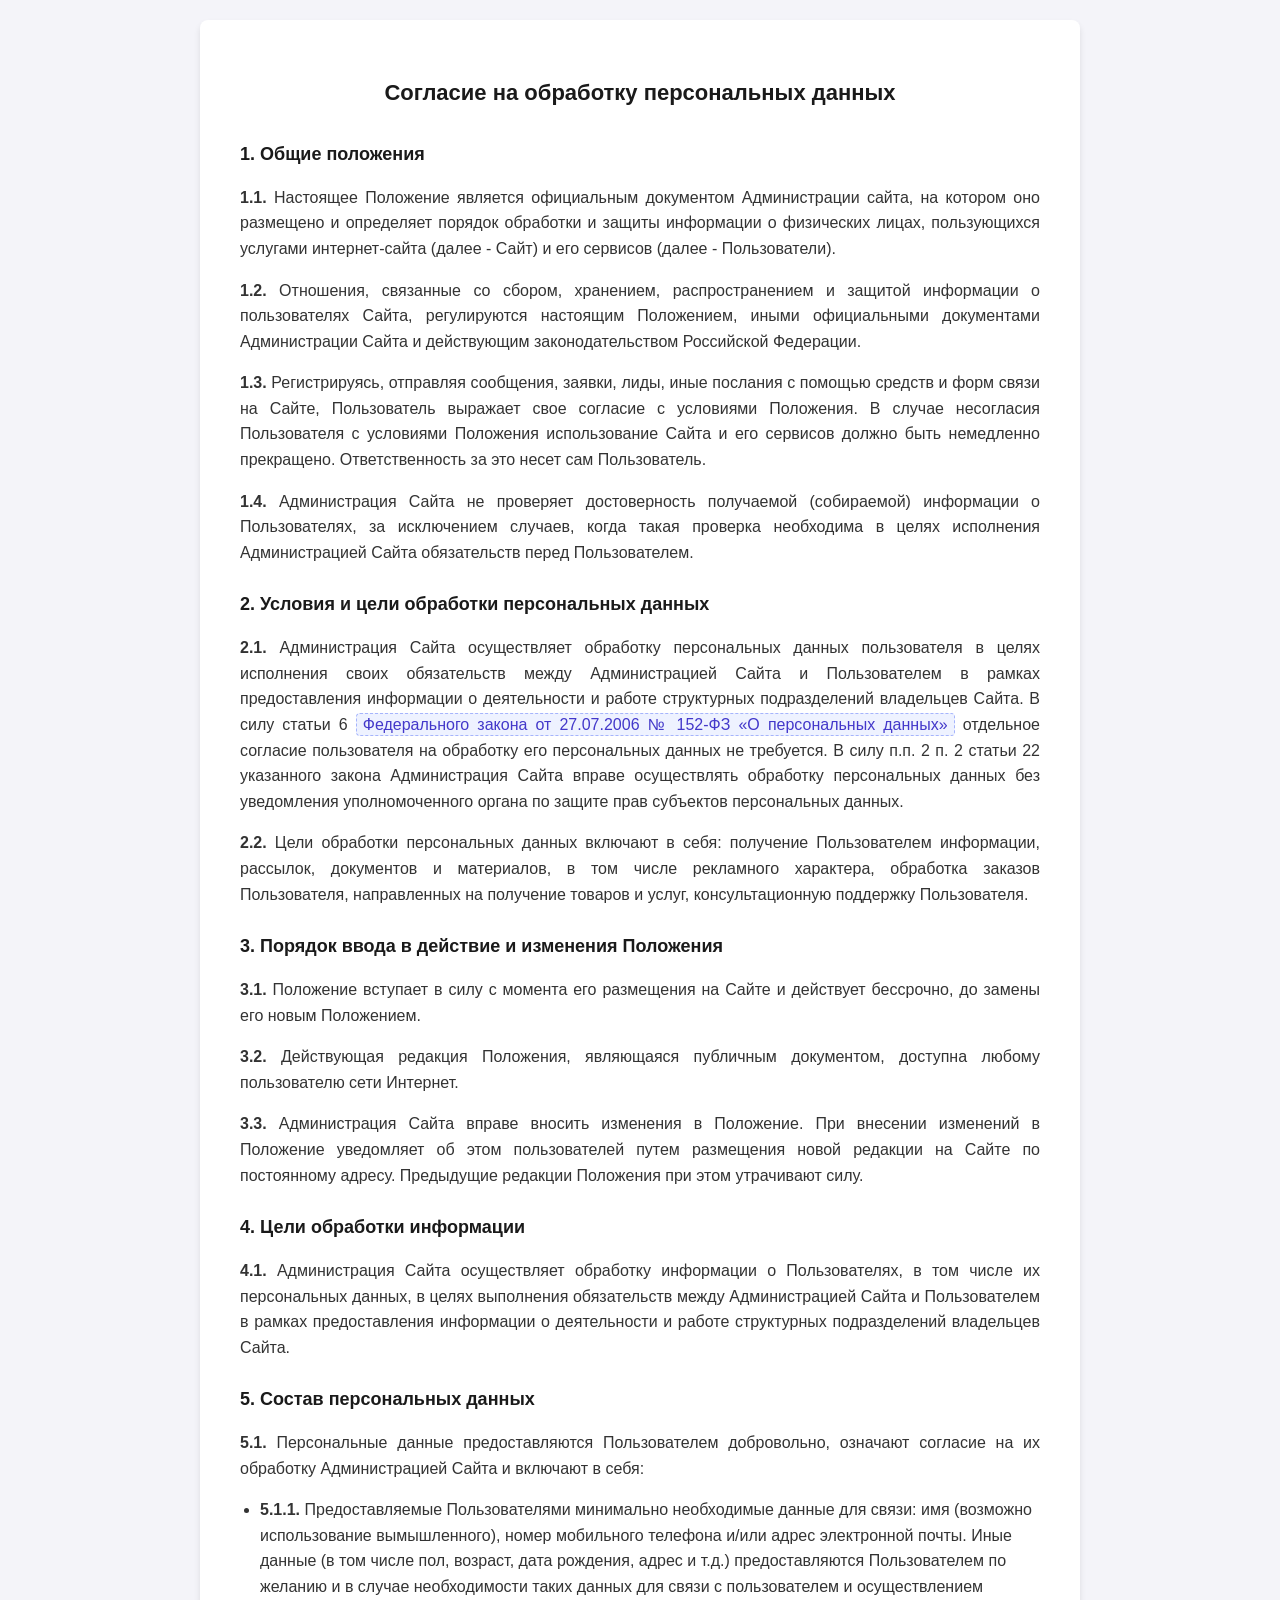
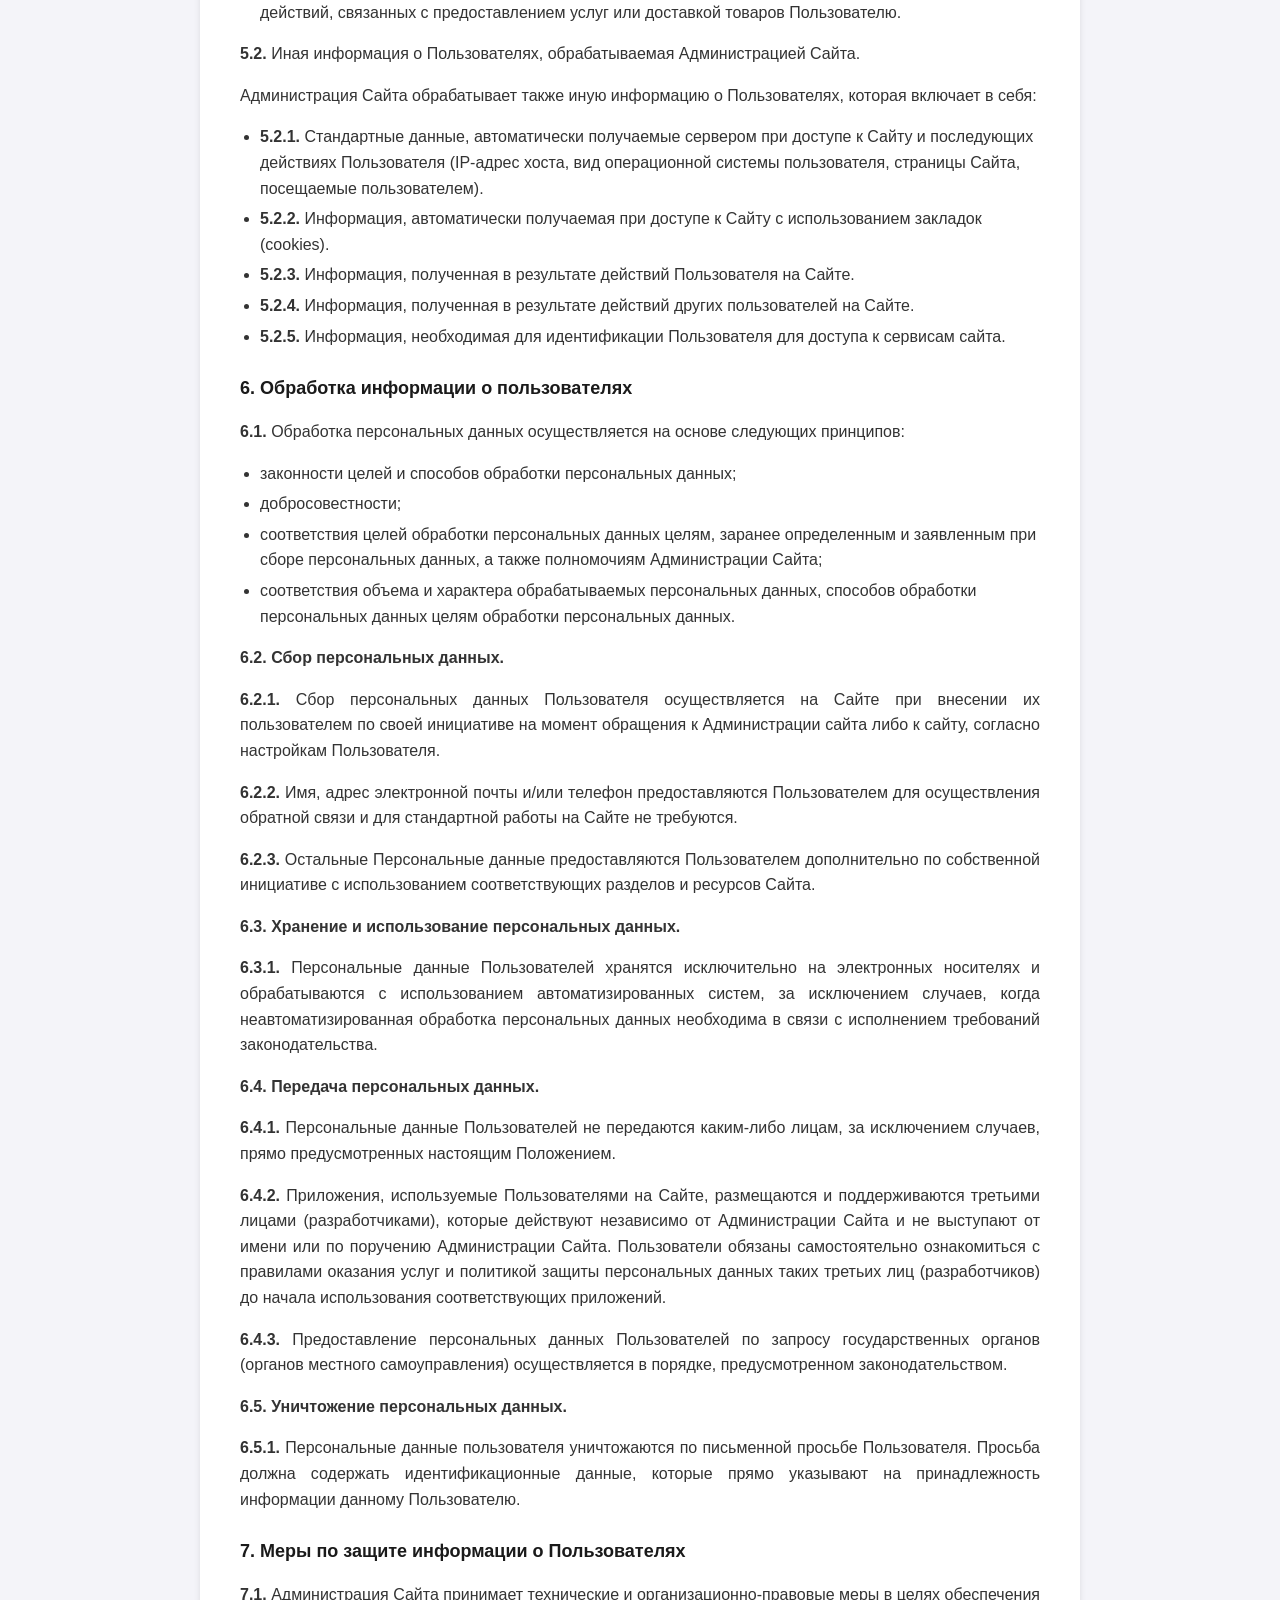
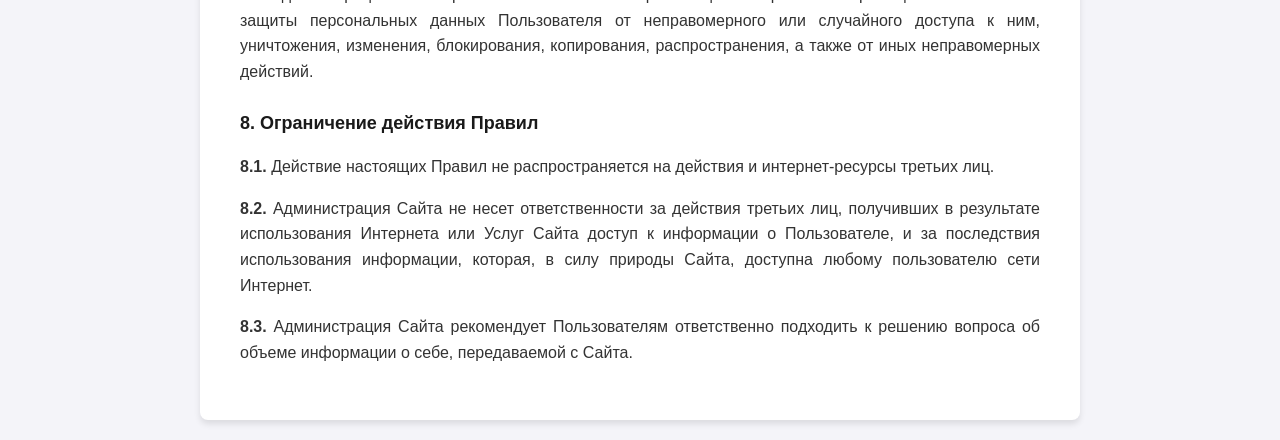
<file: privacy-policy.html>
<!DOCTYPE html>
<html lang="ru">
<head>
    <meta charset="UTF-8">
    <meta name="viewport" content="width=device-width, initial-scale=1.0">
    <title>Согласие на обработку персональных данных</title>
    <style>
        body {
            font-family: "Segoe UI", Arial, sans-serif;
            line-height: 1.6;
            color: #333333;
            background-color: #f4f4f9;
            margin: 0;
            padding: 20px;
        }
        .container {
            max-width: 800px;
            margin: 0 auto;
            background-color: #ffffff;
            padding: 40px;
            border-radius: 8px;
            box-shadow: 0 4px 6px rgba(0, 0, 0, 0.1);
        }
        h1 {
            font-size: 22px;
            text-align: center;
            margin-bottom: 30px;
            color: #1a1a1a;
        }
        h2 {
            font-size: 18px;
            color: #1a1a1a;
            margin-top: 25px;
            margin-bottom: 15px;
        }
        p {
            margin-bottom: 15px;
            text-align: justify;
        }
        ul {
            margin-bottom: 15px;
            padding-left: 20px;
        }
        li {
            margin-bottom: 5px;
        }
        .highlight {
            background-color: #eef2ff;
            padding: 2px 6px;
            border: 1px dashed #a5b4fc;
            border-radius: 4px;
            font-weight: 500;
            color: #4338ca;
        }
    </style>
</head>
<body>
    <div class="container">
        <h1>Согласие на обработку персональных данных</h1>

        <h2>1. Общие положения</h2>
        <p><strong>1.1.</strong> Настоящее Положение является официальным документом Администрации сайта, на котором оно размещено и определяет порядок обработки и защиты информации о физических лицах, пользующихся услугами интернет-сайта (далее - Сайт) и его сервисов (далее - Пользователи).</p>
        <p><strong>1.2.</strong> Отношения, связанные со сбором, хранением, распространением и защитой информации о пользователях Сайта, регулируются настоящим Положением, иными официальными документами Администрации Сайта и действующим законодательством Российской Федерации.</p>
        <p><strong>1.3.</strong> Регистрируясь, отправляя сообщения, заявки, лиды, иные послания с помощью средств и форм связи на Сайте, Пользователь выражает свое согласие с условиями Положения. В случае несогласия Пользователя с условиями Положения использование Сайта и его сервисов должно быть немедленно прекращено. Ответственность за это несет сам Пользователь.</p>
        <p><strong>1.4.</strong> Администрация Сайта не проверяет достоверность получаемой (собираемой) информации о Пользователях, за исключением случаев, когда такая проверка необходима в целях исполнения Администрацией Сайта обязательств перед Пользователем.</p>

        <h2>2. Условия и цели обработки персональных данных</h2>
        <p><strong>2.1.</strong> Администрация Сайта осуществляет обработку персональных данных пользователя в целях исполнения своих обязательств между Администрацией Сайта и Пользователем в рамках предоставления информации о деятельности и работе структурных подразделений владельцев Сайта. В силу статьи 6 <span class="highlight">Федерального закона от 27.07.2006 № 152-ФЗ «О персональных данных»</span> отдельное согласие пользователя на обработку его персональных данных не требуется. В силу п.п. 2 п. 2 статьи 22 указанного закона Администрация Сайта вправе осуществлять обработку персональных данных без уведомления уполномоченного органа по защите прав субъектов персональных данных.</p>
        <p><strong>2.2.</strong> Цели обработки персональных данных включают в себя: получение Пользователем информации, рассылок, документов и материалов, в том числе рекламного характера, обработка заказов Пользователя, направленных на получение товаров и услуг, консультационную поддержку Пользователя.</p>

        <h2>3. Порядок ввода в действие и изменения Положения</h2>
        <p><strong>3.1.</strong> Положение вступает в силу с момента его размещения на Сайте и действует бессрочно, до замены его новым Положением.</p>
        <p><strong>3.2.</strong> Действующая редакция Положения, являющаяся публичным документом, доступна любому пользователю сети Интернет.</p>
        <p><strong>3.3.</strong> Администрация Сайта вправе вносить изменения в Положение. При внесении изменений в Положение уведомляет об этом пользователей путем размещения новой редакции на Сайте по постоянному адресу. Предыдущие редакции Положения при этом утрачивают силу.</p>

        <h2>4. Цели обработки информации</h2>
        <p><strong>4.1.</strong> Администрация Сайта осуществляет обработку информации о Пользователях, в том числе их персональных данных, в целях выполнения обязательств между Администрацией Сайта и Пользователем в рамках предоставления информации о деятельности и работе структурных подразделений владельцев Сайта.</p>

        <h2>5. Состав персональных данных</h2>
        <p><strong>5.1.</strong> Персональные данные предоставляются Пользователем добровольно, означают согласие на их обработку Администрацией Сайта и включают в себя:</p>
        <ul>
            <li><strong>5.1.1.</strong> Предоставляемые Пользователями минимально необходимые данные для связи: имя (возможно использование вымышленного), номер мобильного телефона и/или адрес электронной почты. Иные данные (в том числе пол, возраст, дата рождения, адрес и т.д.) предоставляются Пользователем по желанию и в случае необходимости таких данных для связи с пользователем и осуществлением действий, связанных с предоставлением услуг или доставкой товаров Пользователю.</li>
        </ul>
        
        <p><strong>5.2.</strong> Иная информация о Пользователях, обрабатываемая Администрацией Сайта.</p>
        <p>Администрация Сайта обрабатывает также иную информацию о Пользователях, которая включает в себя:</p>
        <ul>
            <li><strong>5.2.1.</strong> Стандартные данные, автоматически получаемые сервером при доступе к Сайту и последующих действиях Пользователя (IP-адрес хоста, вид операционной системы пользователя, страницы Сайта, посещаемые пользователем).</li>
            <li><strong>5.2.2.</strong> Информация, автоматически получаемая при доступе к Сайту с использованием закладок (cookies).</li>
            <li><strong>5.2.3.</strong> Информация, полученная в результате действий Пользователя на Сайте.</li>
            <li><strong>5.2.4.</strong> Информация, полученная в результате действий других пользователей на Сайте.</li>
            <li><strong>5.2.5.</strong> Информация, необходимая для идентификации Пользователя для доступа к сервисам сайта.</li>
        </ul>

        <h2>6. Обработка информации о пользователях</h2>
        <p><strong>6.1.</strong> Обработка персональных данных осуществляется на основе следующих принципов:</p>
        <ul>
            <li>законности целей и способов обработки персональных данных;</li>
            <li>добросовестности;</li>
            <li>соответствия целей обработки персональных данных целям, заранее определенным и заявленным при сборе персональных данных, а также полномочиям Администрации Сайта;</li>
            <li>соответствия объема и характера обрабатываемых персональных данных, способов обработки персональных данных целям обработки персональных данных.</li>
        </ul>
        
        <p><strong>6.2. Сбор персональных данных.</strong></p>
        <p><strong>6.2.1.</strong> Сбор персональных данных Пользователя осуществляется на Сайте при внесении их пользователем по своей инициативе на момент обращения к Администрации сайта либо к сайту, согласно настройкам Пользователя.</p>
        <p><strong>6.2.2.</strong> Имя, адрес электронной почты и/или телефон предоставляются Пользователем для осуществления обратной связи и для стандартной работы на Сайте не требуются.</p>
        <p><strong>6.2.3.</strong> Остальные Персональные данные предоставляются Пользователем дополнительно по собственной инициативе с использованием соответствующих разделов и ресурсов Сайта.</p>
        
        <p><strong>6.3. Хранение и использование персональных данных.</strong></p>
        <p><strong>6.3.1.</strong> Персональные данные Пользователей хранятся исключительно на электронных носителях и обрабатываются с использованием автоматизированных систем, за исключением случаев, когда неавтоматизированная обработка персональных данных необходима в связи с исполнением требований законодательства.</p>
        
        <p><strong>6.4. Передача персональных данных.</strong></p>
        <p><strong>6.4.1.</strong> Персональные данные Пользователей не передаются каким-либо лицам, за исключением случаев, прямо предусмотренных настоящим Положением.</p>
        <p><strong>6.4.2.</strong> Приложения, используемые Пользователями на Сайте, размещаются и поддерживаются третьими лицами (разработчиками), которые действуют независимо от Администрации Сайта и не выступают от имени или по поручению Администрации Сайта. Пользователи обязаны самостоятельно ознакомиться с правилами оказания услуг и политикой защиты персональных данных таких третьих лиц (разработчиков) до начала использования соответствующих приложений.</p>
        <p><strong>6.4.3.</strong> Предоставление персональных данных Пользователей по запросу государственных органов (органов местного самоуправления) осуществляется в порядке, предусмотренном законодательством.</p>
        
        <p><strong>6.5. Уничтожение персональных данных.</strong></p>
        <p><strong>6.5.1.</strong> Персональные данные пользователя уничтожаются по письменной просьбе Пользователя. Просьба должна содержать идентификационные данные, которые прямо указывают на принадлежность информации данному Пользователю.</p>

        <h2>7. Меры по защите информации о Пользователях</h2>
        <p><strong>7.1.</strong> Администрация Сайта принимает технические и организационно-правовые меры в целях обеспечения защиты персональных данных Пользователя от неправомерного или случайного доступа к ним, уничтожения, изменения, блокирования, копирования, распространения, а также от иных неправомерных действий.</p>

        <h2>8. Ограничение действия Правил</h2>
        <p><strong>8.1.</strong> Действие настоящих Правил не распространяется на действия и интернет-ресурсы третьих лиц.</p>
        <p><strong>8.2.</strong> Администрация Сайта не несет ответственности за действия третьих лиц, получивших в результате использования Интернета или Услуг Сайта доступ к информации о Пользователе, и за последствия использования информации, которая, в силу природы Сайта, доступна любому пользователю сети Интернет.</p>
        <p><strong>8.3.</strong> Администрация Сайта рекомендует Пользователям ответственно подходить к решению вопроса об объеме информации о себе, передаваемой с Сайта.</p>
    </div>
</body>
</html>
</file>
